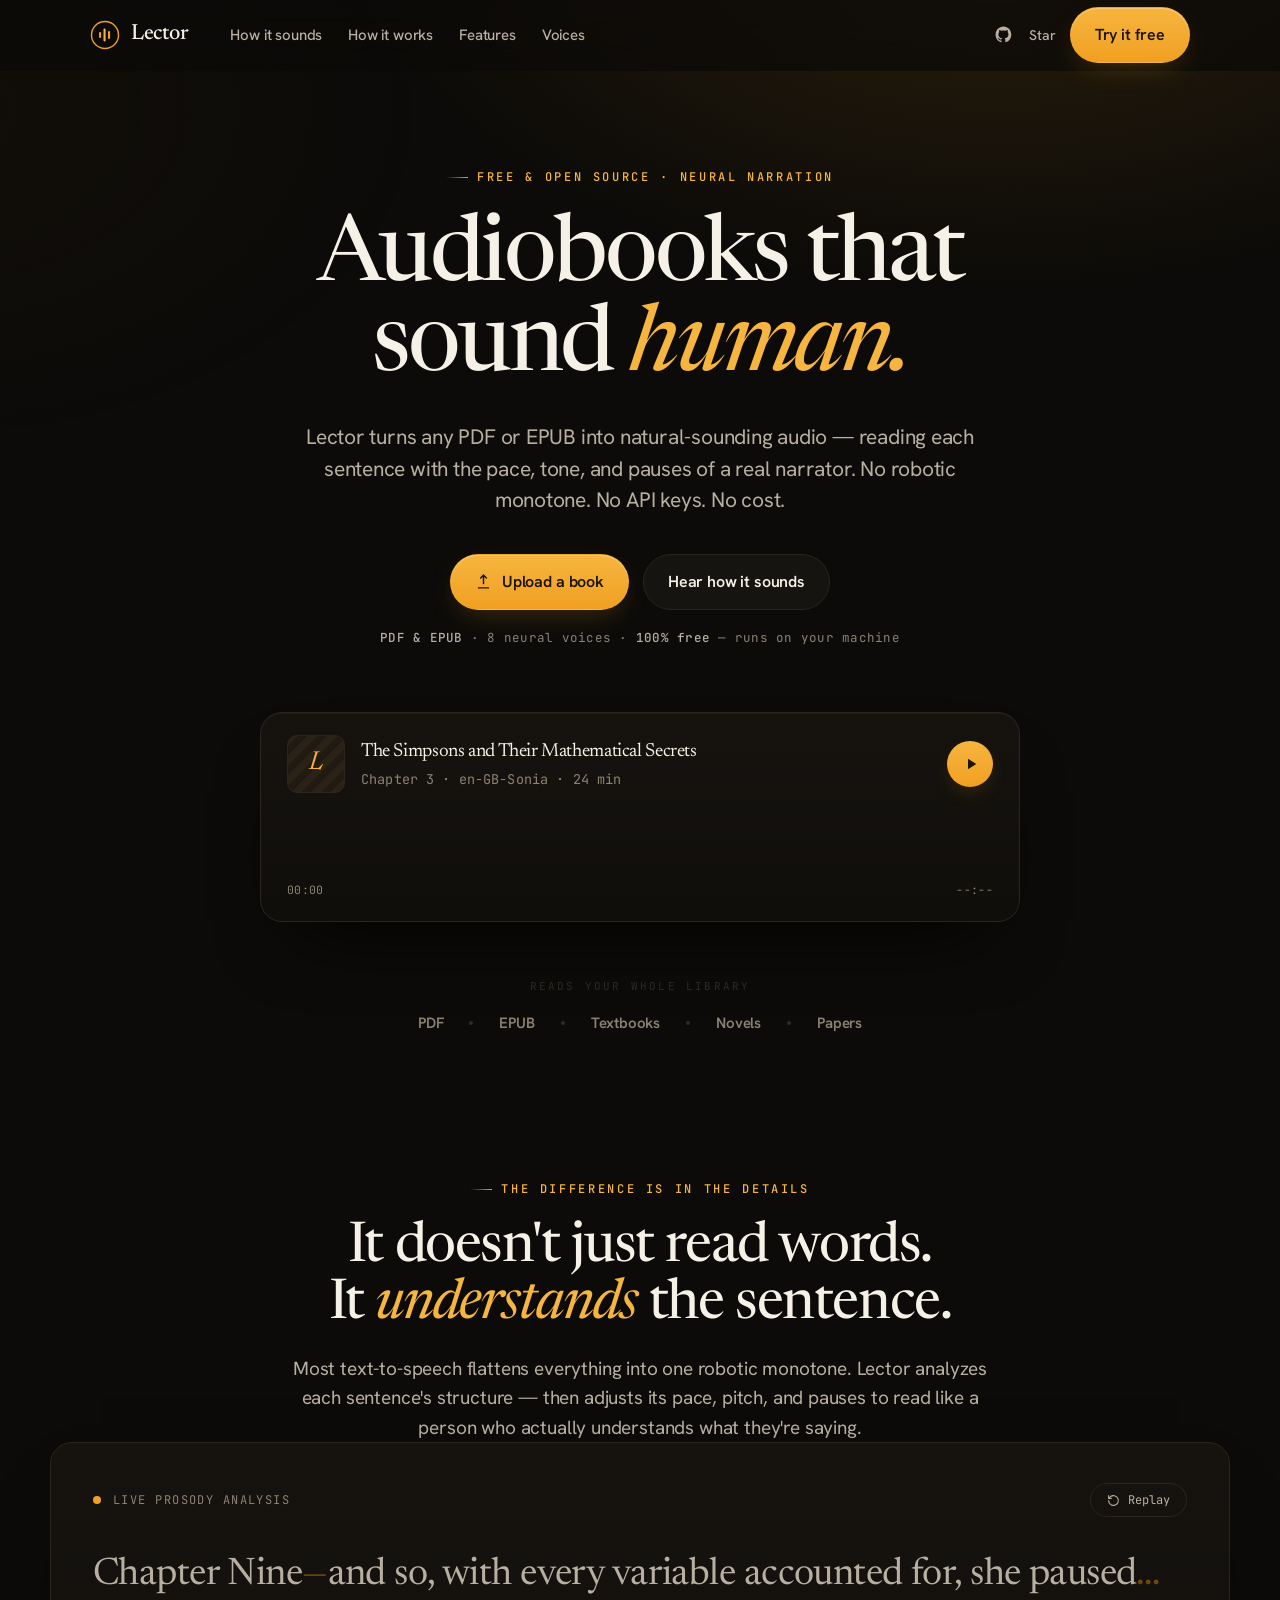
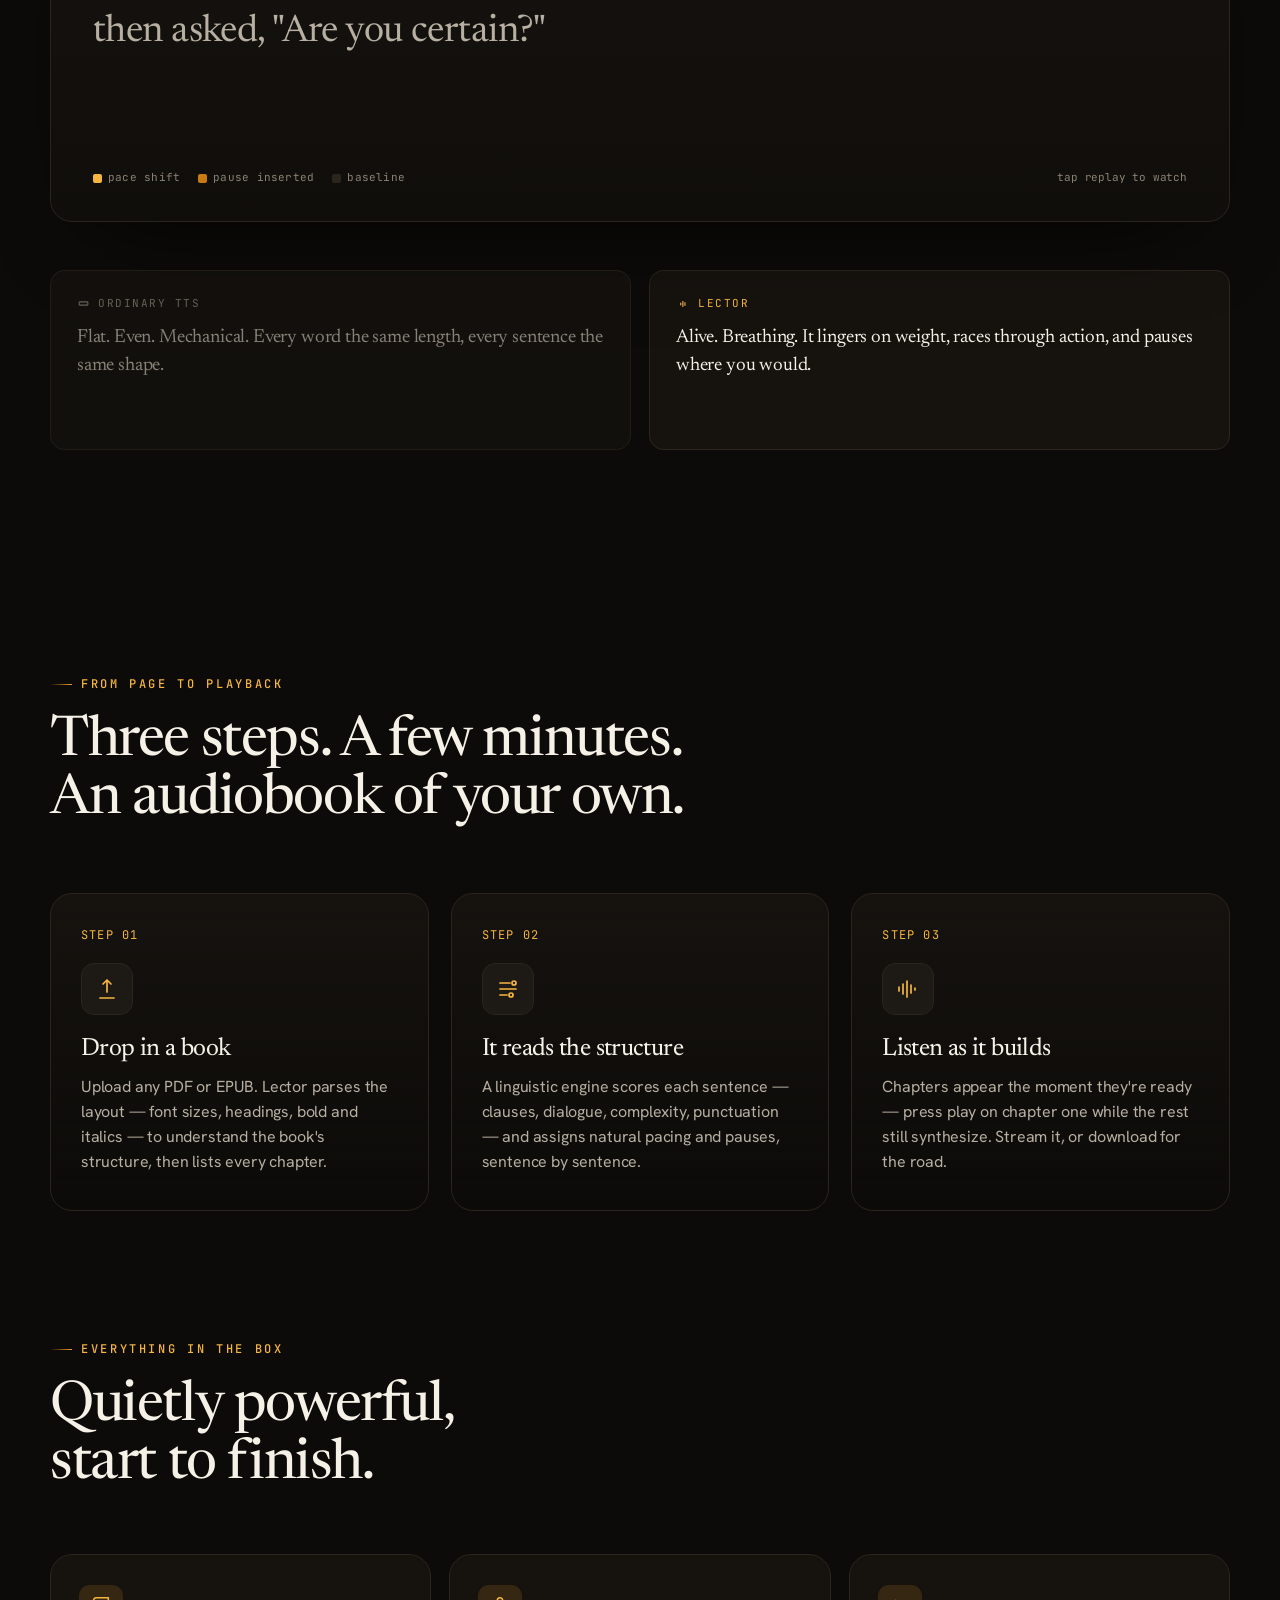
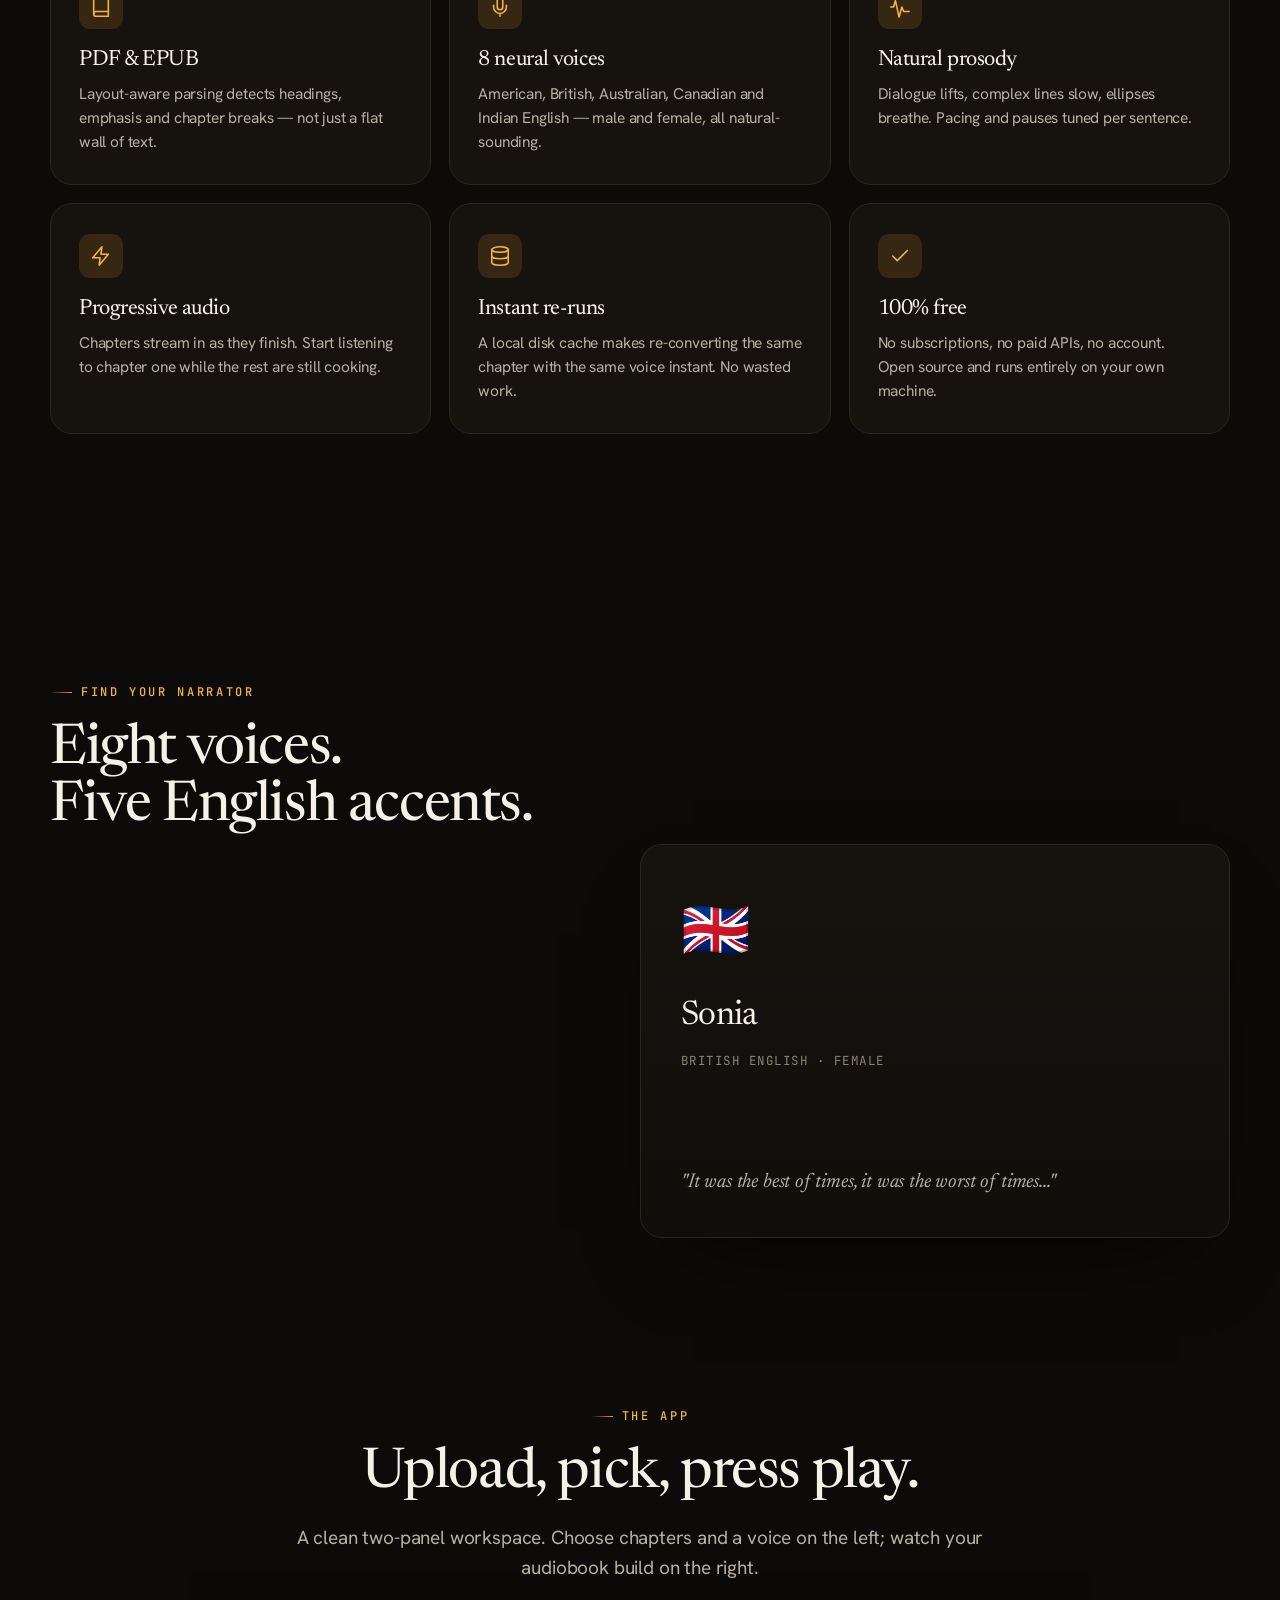
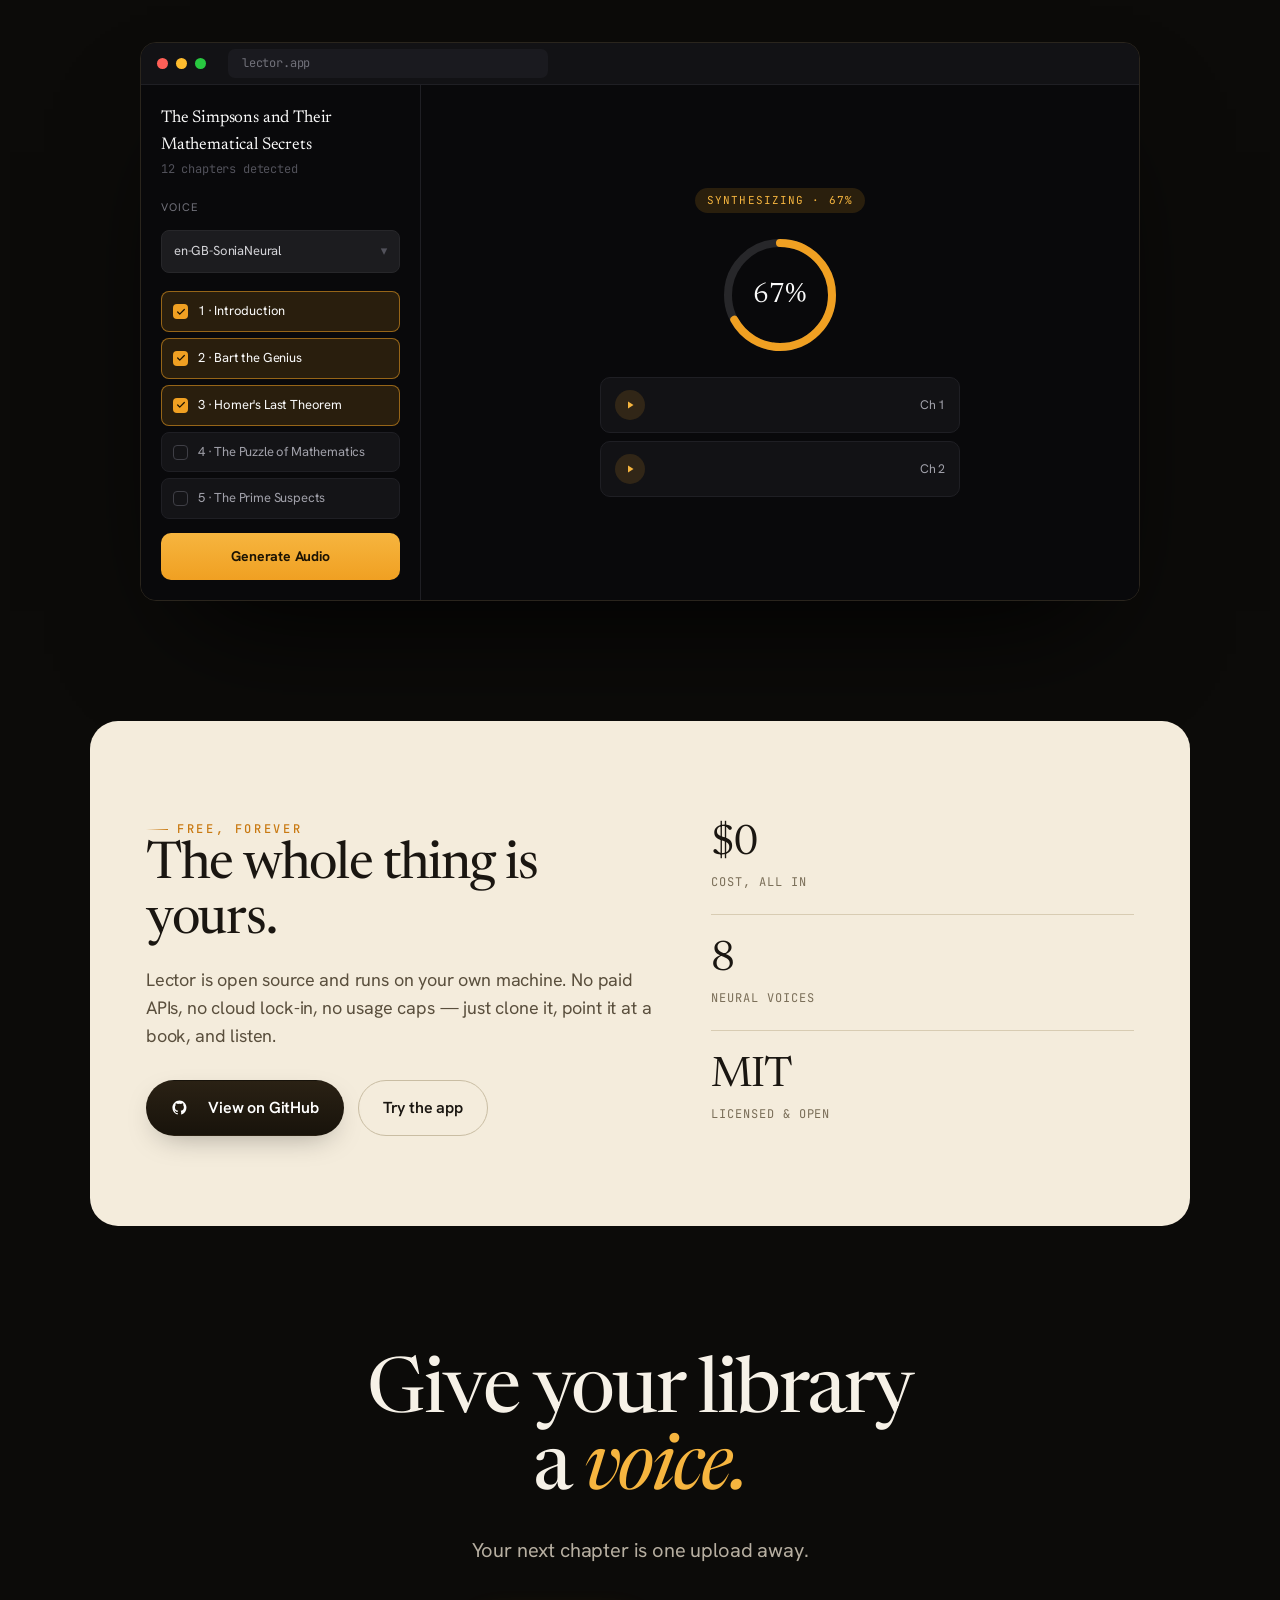
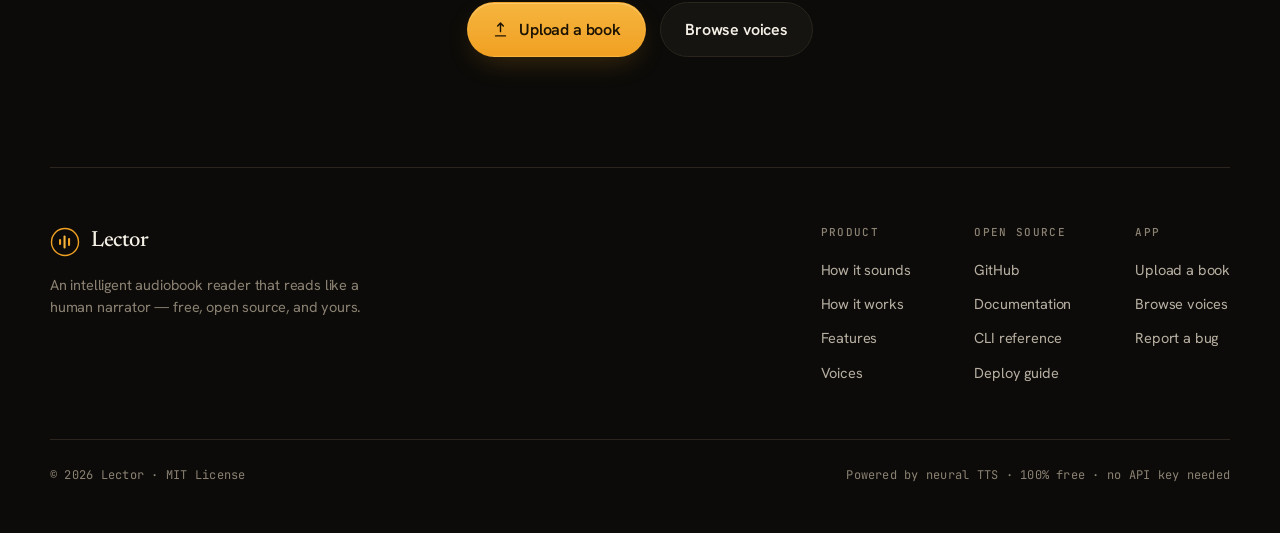
<file: templates/landing.html>
<!DOCTYPE html>
<html lang="en">
<head>
<meta charset="UTF-8" />
<meta name="viewport" content="width=device-width, initial-scale=1.0" />
<title>Lector — Audiobooks that sound human</title>
<meta name="description" content="Lector turns any PDF or EPUB into natural-sounding audio — reading each sentence with the pace, tone, and pauses of a real narrator. Free and open source." />
<link rel="preconnect" href="https://fonts.googleapis.com" />
<link rel="preconnect" href="https://fonts.gstatic.com" crossorigin />
<link href="https://fonts.googleapis.com/css2?family=Newsreader:ital,opsz,wght@0,6..72,300..600;1,6..72,300..600&family=Spectral:ital,wght@0,300;0,400;0,500;1,400&family=Libre+Baskerville:ital@0;1&family=Hanken+Grotesk:wght@400;500;600;700&family=JetBrains+Mono:wght@400;500&display=swap" rel="stylesheet" />
<link rel="stylesheet" href="/static/site.css" />
</head>
<body>

<!-- ═══════════ Header ═══════════ -->
<header class="site-header" id="header">
  <div class="nav-inner">
    <a class="brand" href="/" aria-label="Lector home">
      <span class="brand-mark" aria-hidden="true">
        <svg viewBox="0 0 30 30" fill="none">
          <circle cx="15" cy="15" r="13.5" stroke="var(--accent)" stroke-width="1.4"/>
          <rect x="9"  y="12" width="2.1" height="6"  rx="1" fill="var(--accent)"/>
          <rect x="13.5" y="8.5" width="2.1" height="13" rx="1" fill="var(--accent-2)"/>
          <rect x="18" y="11" width="2.1" height="8"  rx="1" fill="var(--accent)"/>
        </svg>
      </span>
      <span class="brand-name">Lector</span>
    </a>
    <nav class="nav-links">
      <a href="#prosody">How it sounds</a>
      <a href="#how">How it works</a>
      <a href="#features">Features</a>
      <a href="#voices">Voices</a>
    </nav>
    <div class="nav-right">
      <a class="nav-gh" href="https://github.com/SouhailBourhim/Lector" target="_blank" rel="noopener" aria-label="GitHub">
        <svg viewBox="0 0 24 24" fill="currentColor"><path d="M12 2C6.5 2 2 6.6 2 12.2c0 4.5 2.9 8.3 6.8 9.6.5.1.7-.2.7-.5v-1.7c-2.8.6-3.4-1.4-3.4-1.4-.5-1.2-1.1-1.5-1.1-1.5-.9-.6.1-.6.1-.6 1 .1 1.5 1 1.5 1 .9 1.6 2.4 1.1 3 .9.1-.7.4-1.1.6-1.4-2.2-.3-4.6-1.1-4.6-5 0-1.1.4-2 1-2.7-.1-.3-.4-1.3.1-2.7 0 0 .8-.3 2.7 1a9.3 9.3 0 0 1 5 0c1.9-1.3 2.7-1 2.7-1 .5 1.4.2 2.4.1 2.7.6.7 1 1.6 1 2.7 0 3.9-2.4 4.7-4.6 5 .4.3.7.9.7 1.9v2.8c0 .3.2.6.7.5 3.9-1.3 6.8-5.1 6.8-9.6C22 6.6 17.5 2 12 2Z"/></svg>
        <span class="gh-star-count"></span><span>Star</span>
      </a>
      <a class="btn btn-primary" href="/app">Try it free</a>
    </div>
  </div>
</header>

<main id="top">

  <!-- ═══════════ Hero ═══════════ -->
  <section class="hero wrap" id="try">
    <div class="eyebrow reveal">Free &amp; open source · Neural narration</div>
    <h1 class="reveal">Audiobooks that<br/>sound <span class="ital">human.</span></h1>
    <p class="hero-sub reveal">Lector turns any PDF or EPUB into natural-sounding audio — reading each sentence with the pace, tone, and pauses of a real narrator. No robotic monotone. No API keys. No cost.</p>
    <div class="hero-cta reveal">
      <a class="btn btn-primary" href="/app">
        <svg viewBox="0 0 24 24" fill="none" stroke="currentColor" stroke-width="2" stroke-linecap="round" stroke-linejoin="round"><path d="M12 3v12m0-12 4 4m-4-4-4 4M5 21h14"/></svg>
        Upload a book
      </a>
      <a class="btn btn-ghost" href="#prosody">Hear how it sounds</a>
    </div>
    <p class="hero-note reveal"><b>PDF &amp; EPUB</b> · 8 neural voices · <b>100% free</b> — runs on your machine</p>

    <!-- hero player demo -->
    <div class="player reveal" id="hero-player">
      <div class="player-top">
        <div class="player-cover">L</div>
        <div class="player-meta">
          <div class="player-title">The Simpsons and Their Mathematical Secrets</div>
          <div class="player-byline">Chapter 3 · en-GB-Sonia · 24 min</div>
        </div>
        <button class="player-play" id="hero-play" aria-label="Play sample">
          <svg class="ico-play" viewBox="0 0 24 24" fill="currentColor"><path d="M8 5v14l11-7z"/></svg>
          <svg class="ico-pause" viewBox="0 0 24 24" fill="currentColor"><path d="M6 5h4v14H6zM14 5h4v14h-4z"/></svg>
        </button>
      </div>
      <div class="wavebar" id="hero-wave"></div>
      <div class="player-scrub"><span id="hero-time">00:00</span><span id="hero-duration">--:--</span></div>
      <audio id="hero-audio" preload="none" src="/demo/hero"></audio>
    </div>

    <div class="hero-logos reveal">
      <span class="lbl">Reads your whole library</span>
      <div class="fmt-row">
        <span>PDF</span><span class="dot"></span>
        <span>EPUB</span><span class="dot"></span>
        <span>Textbooks</span><span class="dot"></span>
        <span>Novels</span><span class="dot"></span>
        <span>Papers</span>
      </div>
    </div>
  </section>

  <!-- ═══════════ Prosody dissection (signature) ═══════════ -->
  <section class="prosody wrap" id="prosody">
    <div class="section-head center reveal">
      <div class="eyebrow" style="justify-content:center">The difference is in the details</div>
      <h2>It doesn't just read words.<br/>It <span class="ital amber">understands</span> the sentence.</h2>
      <p>Most text-to-speech flattens everything into one robotic monotone. Lector analyzes each sentence's structure — then adjusts its pace, pitch, and pauses to read like a person who actually understands what they're saying.</p>
    </div>

    <div class="prosody-grid">
      <div class="dissect reveal" id="dissect">
        <div class="dissect-head">
          <span class="lhs"><span class="live-dot"></span> Live prosody analysis</span>
          <button class="replay" id="dissect-replay">
            <svg viewBox="0 0 24 24" fill="none" stroke="currentColor" stroke-width="2" stroke-linecap="round" stroke-linejoin="round" style="width:13px;height:13px"><path d="M3 12a9 9 0 1 0 3-6.7L3 8"/><path d="M3 3v5h5"/></svg>
            Replay
          </button>
        </div>

        <p class="sentence" id="sentence">
          <span class="tok" data-dur="900" data-tag="title · −20% slower">Chapter Nine</span><span class="pause-mark" data-pause="900"> — </span><span class="tok" data-dur="1500" data-tag="complex clause · −15%">and so, with every variable accounted for,</span> <span class="tok" data-dur="700">she paused</span><span class="pause-mark" data-pause="1000">… </span><span class="tok" data-dur="800" data-tag="speech verb">then asked,</span> <span class="tok" data-dur="900" data-tag="dialogue · question · +pause">"Are you certain?"</span>
        </p>

        <div class="dissect-wave" id="dissect-wave"></div>

        <div class="dissect-foot">
          <div class="dissect-legend">
            <span><i style="background:var(--accent-2)"></i>pace shift</span>
            <span><i style="background:var(--accent-deep)"></i>pause inserted</span>
            <span><i style="background:var(--line)"></i>baseline</span>
          </div>
          <span class="lhs" style="font-family:var(--mono);font-size:11px;color:var(--muted)" id="dissect-readout">tap replay to watch</span>
        </div>
      </div>

      <div class="compare reveal">
        <div class="cmp bad">
          <div class="cmp-h">
            <svg viewBox="0 0 24 24" width="13" height="13" fill="none" stroke="currentColor" stroke-width="2"><rect x="4" y="9" width="16" height="6" rx="1"/></svg>
            Ordinary TTS
          </div>
          <p>Flat. Even. Mechanical. Every word the same length, every sentence the same shape.</p>
          <div class="flatwave" id="flatwave"></div>
        </div>
        <div class="cmp good">
          <div class="cmp-h">
            <span class="brand-mark" style="width:14px;height:14px"><svg viewBox="0 0 30 30" fill="none" style="width:14px;height:14px"><rect x="9"  y="12" width="2.4" height="6"  rx="1" fill="currentColor"/><rect x="13.5" y="8.5" width="2.4" height="13" rx="1" fill="currentColor"/><rect x="18" y="11" width="2.4" height="8"  rx="1" fill="currentColor"/></svg></span>
            Lector
          </div>
          <p>Alive. Breathing. It lingers on weight, races through action, and pauses where you would.</p>
          <div class="humanwave" id="humanwave"></div>
        </div>
      </div>
    </div>
  </section>

  <!-- ═══════════ How it works ═══════════ -->
  <section class="section wrap" id="how">
    <div class="section-head reveal">
      <div class="eyebrow">From page to playback</div>
      <h2>Three steps. A few minutes.<br/>An audiobook of your own.</h2>
    </div>
    <div class="steps">
      <div class="step reveal">
        <div class="step-num">STEP 01</div>
        <div class="step-ico">
          <svg viewBox="0 0 24 24" fill="none" stroke="currentColor" stroke-width="1.7" stroke-linecap="round" stroke-linejoin="round"><path d="M12 3v12m0-12 4 4m-4-4-4 4M5 21h14"/></svg>
        </div>
        <h3>Drop in a book</h3>
        <p>Upload any PDF or EPUB. Lector parses the layout — font sizes, headings, bold and italics — to understand the book's structure, then lists every chapter.</p>
        <div class="step-line"></div>
      </div>
      <div class="step reveal">
        <div class="step-num">STEP 02</div>
        <div class="step-ico">
          <svg viewBox="0 0 24 24" fill="none" stroke="currentColor" stroke-width="1.7" stroke-linecap="round" stroke-linejoin="round"><path d="M4 6h10M4 12h16M4 18h7"/><circle cx="18" cy="6" r="2"/><circle cx="15" cy="18" r="2"/></svg>
        </div>
        <h3>It reads the structure</h3>
        <p>A linguistic engine scores each sentence — clauses, dialogue, complexity, punctuation — and assigns natural pacing and pauses, sentence by sentence.</p>
        <div class="step-line"></div>
      </div>
      <div class="step reveal">
        <div class="step-num">STEP 03</div>
        <div class="step-ico">
          <svg viewBox="0 0 24 24" fill="none" stroke="currentColor" stroke-width="1.7" stroke-linecap="round" stroke-linejoin="round"><path d="M3 10v4M7 7v10M11 4v16M15 8v8M19 11v2"/></svg>
        </div>
        <h3>Listen as it builds</h3>
        <p>Chapters appear the moment they're ready — press play on chapter one while the rest still synthesize. Stream it, or download for the road.</p>
        <div class="step-line"></div>
      </div>
    </div>
  </section>

  <!-- ═══════════ Features ═══════════ -->
  <section class="section wrap" id="features" style="padding-top:0">
    <div class="section-head reveal">
      <div class="eyebrow">Everything in the box</div>
      <h2>Quietly powerful,<br/>start to finish.</h2>
    </div>
    <div class="feat-grid">
      <div class="feat reveal">
        <div class="feat-ico"><svg viewBox="0 0 24 24" fill="none" stroke="currentColor" stroke-width="1.7" stroke-linecap="round" stroke-linejoin="round"><path d="M4 19.5A2.5 2.5 0 0 1 6.5 17H20"/><path d="M6.5 2H20v20H6.5A2.5 2.5 0 0 1 4 19.5v-15A2.5 2.5 0 0 1 6.5 2Z"/></svg></div>
        <h3>PDF &amp; EPUB</h3>
        <p>Layout-aware parsing detects headings, emphasis and chapter breaks — not just a flat wall of text.</p>
      </div>
      <div class="feat reveal">
        <div class="feat-ico"><svg viewBox="0 0 24 24" fill="none" stroke="currentColor" stroke-width="1.7" stroke-linecap="round" stroke-linejoin="round"><path d="M12 2a3 3 0 0 0-3 3v7a3 3 0 0 0 6 0V5a3 3 0 0 0-3-3Z"/><path d="M19 10v2a7 7 0 0 1-14 0v-2M12 19v3"/></svg></div>
        <h3>8 neural voices</h3>
        <p>American, British, Australian, Canadian and Indian English — male and female, all natural-sounding.</p>
      </div>
      <div class="feat reveal">
        <div class="feat-ico"><svg viewBox="0 0 24 24" fill="none" stroke="currentColor" stroke-width="1.7" stroke-linecap="round" stroke-linejoin="round"><path d="M2 12h3l2-7 4 18 3-11 2 5h6"/></svg></div>
        <h3>Natural prosody</h3>
        <p>Dialogue lifts, complex lines slow, ellipses breathe. Pacing and pauses tuned per sentence.</p>
      </div>
      <div class="feat reveal">
        <div class="feat-ico"><svg viewBox="0 0 24 24" fill="none" stroke="currentColor" stroke-width="1.7" stroke-linecap="round" stroke-linejoin="round"><path d="M13 2 3 14h8l-1 8 10-12h-8l1-8Z"/></svg></div>
        <h3>Progressive audio</h3>
        <p>Chapters stream in as they finish. Start listening to chapter one while the rest are still cooking.</p>
      </div>
      <div class="feat reveal">
        <div class="feat-ico"><svg viewBox="0 0 24 24" fill="none" stroke="currentColor" stroke-width="1.7" stroke-linecap="round" stroke-linejoin="round"><ellipse cx="12" cy="5" rx="9" ry="3"/><path d="M3 5v14c0 1.7 4 3 9 3s9-1.3 9-3V5"/><path d="M3 12c0 1.7 4 3 9 3s9-1.3 9-3"/></svg></div>
        <h3>Instant re-runs</h3>
        <p>A local disk cache makes re-converting the same chapter with the same voice instant. No wasted work.</p>
      </div>
      <div class="feat reveal">
        <div class="feat-ico"><svg viewBox="0 0 24 24" fill="none" stroke="currentColor" stroke-width="1.7" stroke-linecap="round" stroke-linejoin="round"><path d="M20 6 9 17l-5-5"/></svg></div>
        <h3>100% free</h3>
        <p>No subscriptions, no paid APIs, no account. Open source and runs entirely on your own machine.</p>
      </div>
    </div>
  </section>

  <!-- ═══════════ Voices ═══════════ -->
  <section class="section wrap" id="voices">
    <div class="section-head reveal" style="margin-bottom:8px">
      <div class="eyebrow">Find your narrator</div>
      <h2>Eight voices.<br/>Five English accents.</h2>
    </div>
    <div class="voices-inner">
      <div class="voice-list" id="voice-list" style="opacity:0;transition:opacity .5s ease">
        <!-- filled by JS -->
      </div>
      <div class="voice-stage reveal" id="voice-stage">
        <div>
          <div class="voice-stage-flag" id="vs-flag">🇬🇧</div>
          <div class="voice-stage-name" id="vs-name">Sonia</div>
          <div class="voice-stage-meta" id="vs-meta">British English · Female</div>
        </div>
        <div class="voice-stage-wave" id="vs-wave"></div>
        <p class="voice-quote" id="vs-quote">"It was the best of times, it was the worst of times…"</p>
      </div>
    </div>
  </section>

  <!-- ═══════════ Showcase ═══════════ -->
  <section class="showcase wrap">
    <div class="section-head center reveal">
      <div class="eyebrow" style="justify-content:center">The app</div>
      <h2>Upload, pick, press play.</h2>
      <p>A clean two-panel workspace. Choose chapters and a voice on the left; watch your audiobook build on the right.</p>
    </div>
    <div class="window reveal">
      <div class="win-bar">
        <span class="win-dot" style="background:#ff5f57"></span>
        <span class="win-dot" style="background:#febc2e"></span>
        <span class="win-dot" style="background:#28c840"></span>
        <span class="win-url">lector.app</span>
      </div>
      <div class="win-body">
        <aside class="mock-aside">
          <div>
            <div class="mock-book">The Simpsons and Their Mathematical Secrets</div>
            <div class="mock-chapcount">12 chapters detected</div>
          </div>
          <div class="mock-field-lbl">Voice</div>
          <div class="mock-select">en-GB-SoniaNeural <span style="color:#52525b">▾</span></div>
          <div class="mock-chaps">
            <div class="mock-chap on"><span class="mock-check"><svg viewBox="0 0 24 24" fill="none" stroke="currentColor" stroke-width="3" stroke-linecap="round" stroke-linejoin="round"><path d="M20 6 9 17l-5-5"/></svg></span> 1 · Introduction</div>
            <div class="mock-chap on"><span class="mock-check"><svg viewBox="0 0 24 24" fill="none" stroke="currentColor" stroke-width="3" stroke-linecap="round" stroke-linejoin="round"><path d="M20 6 9 17l-5-5"/></svg></span> 2 · Bart the Genius</div>
            <div class="mock-chap on"><span class="mock-check"><svg viewBox="0 0 24 24" fill="none" stroke="currentColor" stroke-width="3" stroke-linecap="round" stroke-linejoin="round"><path d="M20 6 9 17l-5-5"/></svg></span> 3 · Homer's Last Theorem</div>
            <div class="mock-chap"><span class="mock-check"></span> 4 · The Puzzle of Mathematics</div>
            <div class="mock-chap"><span class="mock-check"></span> 5 · The Prime Suspects</div>
          </div>
          <div class="mock-gen">Generate Audio</div>
        </aside>
        <div class="mock-main">
          <div class="mock-status">synthesizing · 67%</div>
          <div class="mock-ring">
            <svg viewBox="0 0 120 120" width="120" height="120">
              <circle cx="60" cy="60" r="52" fill="none" stroke="#27272a" stroke-width="8"/>
              <circle cx="60" cy="60" r="52" fill="none" stroke="var(--accent)" stroke-width="8" stroke-linecap="round" stroke-dasharray="326.7" stroke-dashoffset="107.8"/>
            </svg>
            <div class="mock-ring-pct">67%</div>
          </div>
          <div class="mock-cardrow">
            <div class="mock-acard">
              <span class="ac-play"><svg viewBox="0 0 24 24" fill="currentColor"><path d="M8 5v14l11-7z"/></svg></span>
              <span class="ac-wave" id="ac-wave-1"></span>
              <span class="ac-title">Ch 1</span>
            </div>
            <div class="mock-acard">
              <span class="ac-play"><svg viewBox="0 0 24 24" fill="currentColor"><path d="M8 5v14l11-7z"/></svg></span>
              <span class="ac-wave" id="ac-wave-2"></span>
              <span class="ac-title">Ch 2</span>
            </div>
          </div>
        </div>
      </div>
    </div>
  </section>

  <!-- ═══════════ OSS / Free ═══════════ -->
  <div class="oss-wrap reveal">
    <section class="oss">
      <div class="oss-inner">
        <div>
          <div class="eyebrow">Free, forever</div>
          <h2>The whole thing is yours.</h2>
          <p>Lector is open source and runs on your own machine. No paid APIs, no cloud lock-in, no usage caps — just clone it, point it at a book, and listen.</p>
          <div class="oss-cta">
            <a class="btn btn-primary" href="https://github.com/SouhailBourhim/Lector" target="_blank" rel="noopener">
              <svg viewBox="0 0 24 24" fill="currentColor"><path d="M12 2C6.5 2 2 6.6 2 12.2c0 4.5 2.9 8.3 6.8 9.6.5.1.7-.2.7-.5v-1.7c-2.8.6-3.4-1.4-3.4-1.4-.5-1.2-1.1-1.5-1.1-1.5-.9-.6.1-.6.1-.6 1 .1 1.5 1 1.5 1 .9 1.6 2.4 1.1 3 .9.1-.7.4-1.1.6-1.4-2.2-.3-4.6-1.1-4.6-5 0-1.1.4-2 1-2.7-.1-.3-.4-1.3.1-2.7 0 0 .8-.3 2.7 1a9.3 9.3 0 0 1 5 0c1.9-1.3 2.7-1 2.7-1 .5 1.4.2 2.4.1 2.7.6.7 1 1.6 1 2.7 0 3.9-2.4 4.7-4.6 5 .4.3.7.9.7 1.9v2.8c0 .3.2.6.7.5 3.9-1.3 6.8-5.1 6.8-9.6C22 6.6 17.5 2 12 2Z"/></svg>
              <span class="gh-star-count"></span>View on GitHub
            </a>
            <a class="btn btn-ghost" href="/app">Try the app</a>
          </div>
        </div>
        <div class="oss-stats">
          <div class="oss-stat"><div class="n">$0</div><div class="l">Cost, all in</div></div>
          <div class="oss-stat"><div class="n">8</div><div class="l">Neural voices</div></div>
          <div class="oss-stat"><div class="n">MIT</div><div class="l">Licensed &amp; open</div></div>
        </div>
      </div>
    </section>
  </div>

  <!-- ═══════════ Finale ═══════════ -->
  <section class="finale wrap">
    <h2 class="reveal">Give your library<br/>a <span class="ital">voice.</span></h2>
    <p class="reveal">Your next chapter is one upload away.</p>
    <div class="hero-cta reveal">
      <a class="btn btn-primary" href="/app">
        <svg viewBox="0 0 24 24" fill="none" stroke="currentColor" stroke-width="2" stroke-linecap="round" stroke-linejoin="round"><path d="M12 3v12m0-12 4 4m-4-4-4 4M5 21h14"/></svg>
        Upload a book
      </a>
      <a class="btn btn-ghost" href="#voices">Browse voices</a>
    </div>
  </section>

</main>

<!-- ═══════════ Footer ═══════════ -->
<footer class="site-footer wrap">
  <div class="footer-inner">
    <div class="foot-brand">
      <a class="brand" href="/">
        <span class="brand-mark" aria-hidden="true">
          <svg viewBox="0 0 30 30" fill="none">
            <circle cx="15" cy="15" r="13.5" stroke="var(--accent)" stroke-width="1.4"/>
            <rect x="9"  y="12" width="2.1" height="6"  rx="1" fill="var(--accent)"/>
            <rect x="13.5" y="8.5" width="2.1" height="13" rx="1" fill="var(--accent-2)"/>
            <rect x="18" y="11" width="2.1" height="8"  rx="1" fill="var(--accent)"/>
          </svg>
        </span>
        <span class="brand-name">Lector</span>
      </a>
      <p>An intelligent audiobook reader that reads like a human narrator — free, open source, and yours.</p>
    </div>
    <div class="foot-cols">
      <div class="foot-col">
        <h4>Product</h4>
        <a href="#prosody">How it sounds</a>
        <a href="#how">How it works</a>
        <a href="#features">Features</a>
        <a href="#voices">Voices</a>
      </div>
      <div class="foot-col">
        <h4>Open source</h4>
        <a href="https://github.com/SouhailBourhim/Lector" target="_blank" rel="noopener">GitHub</a>
        <a href="https://github.com/SouhailBourhim/Lector#readme" target="_blank" rel="noopener">Documentation</a>
        <a href="https://github.com/SouhailBourhim/Lector#readme" target="_blank" rel="noopener">CLI reference</a>
        <a href="https://github.com/SouhailBourhim/Lector#readme" target="_blank" rel="noopener">Deploy guide</a>
      </div>
      <div class="foot-col">
        <h4>App</h4>
        <a href="/app">Upload a book</a>
        <a href="/app">Browse voices</a>
        <a href="https://github.com/SouhailBourhim/Lector/issues" target="_blank" rel="noopener">Report a bug</a>
      </div>
    </div>
  </div>
  <div class="foot-bottom">
    <span>© 2026 Lector · MIT License</span>
    <span>Powered by neural TTS · 100% free · no API key needed</span>
  </div>
</footer>

<script>
/* ═══════════════════════════════════════════════════════════
   LECTOR — marketing site interactions
   ═══════════════════════════════════════════════════════════ */
(function () {
  "use strict";
  window.__lectorLoaded = true;

  const $  = (s, r = document) => r.querySelector(s);
  const $$ = (s, r = document) => [...r.querySelectorAll(s)];
  const rand = (a, b) => a + Math.random() * (b - a);

  /* ── Header scroll state ───────────────────────── */
  const header = $("#header");
  const onScroll = () => header.classList.toggle("scrolled", window.scrollY > 12);
  window.addEventListener("scroll", onScroll, { passive: true });
  onScroll();

  /* ── Reveal on scroll ──────────────────────────── */
  const revealEls = $$(".reveal");
  let groupRef = null, groupBase = 0;
  revealEls.forEach((el) => {
    const p = el.parentElement;
    if (p !== groupRef) { groupRef = p; groupBase = 0; }
    el.style.transitionDelay = (Math.min(groupBase, 5) * 55) + "ms";
    groupBase++;
  });
  function markIn(el) {
    el.classList.add("in");
    setTimeout(() => {
      el.style.transition = "none";
      el.style.opacity = "1";
      el.style.transform = "none";
    }, 900);
  }
  function revealCheck() {
    const vh = window.innerHeight || document.documentElement.clientHeight;
    for (const el of revealEls) {
      if (el.classList.contains("in")) continue;
      const r = el.getBoundingClientRect();
      if (r.top < vh * 0.92 && r.bottom > 0) markIn(el);
    }
  }
  window.addEventListener("scroll", revealCheck, { passive: true });
  window.addEventListener("resize", revealCheck);
  revealCheck();
  requestAnimationFrame(revealCheck);
  setTimeout(revealCheck, 200);

  /* ── Build bar groups ──────────────────────────── */
  function fillBars(el, n, cls) {
    if (!el) return [];
    const frag = document.createDocumentFragment();
    const bars = [];
    const tag = cls === "bar" ? "div" : "i";
    for (let i = 0; i < n; i++) {
      const b = document.createElement(tag);
      if (cls === "bar") b.className = "bar";
      frag.appendChild(b);
      bars.push(b);
    }
    el.appendChild(frag);
    return bars;
  }

  /* ── Hero player waveform ──────────────────────── */
  const heroWave = $("#hero-wave");
  const HERO_N = 76;
  const heroBars = fillBars(heroWave, HERO_N, "bar");
  const heroEnv = heroBars.map((b, i) => {
    const t = i / HERO_N;
    const env = Math.sin(t * Math.PI) * 0.7 + 0.3;
    const h = Math.max(8, (env * rand(0.4, 1)) * 100);
    b.style.height = h + "%";
    return h;
  });

  const heroPlayBtn  = $("#hero-play");
  const heroTime     = $("#hero-time");
  const heroDurEl    = $("#hero-duration");
  const heroAudio    = $("#hero-audio");
  const heroPlayerEl = $("#hero-player");

  function fmt(s) {
    if (!isFinite(s)) return "--:--";
    const m = Math.floor(s / 60), sec = Math.floor(s % 60);
    return String(m).padStart(2, "0") + ":" + String(sec).padStart(2, "0");
  }
  function paintHero(prog) {
    const cut = Math.floor((prog || 0) * HERO_N);
    heroBars.forEach((b, i) => {
      b.classList.toggle("on", i < cut);
      if (Math.abs(i - cut) < 3 && heroAudio && !heroAudio.paused) {
        b.style.height = Math.max(8, heroEnv[i] * rand(0.7, 1.25)) + "%";
      } else {
        b.style.height = heroEnv[i] + "%";
      }
    });
  }

  if (heroAudio) {
    heroAudio.addEventListener("loadedmetadata", () => {
      if (heroDurEl) heroDurEl.textContent = fmt(heroAudio.duration);
    });
    heroAudio.addEventListener("timeupdate", () => {
      const prog = heroAudio.duration ? heroAudio.currentTime / heroAudio.duration : 0;
      heroTime.textContent = fmt(heroAudio.currentTime);
      paintHero(prog);
    });
    heroAudio.addEventListener("ended", () => {
      if (heroPlayBtn) heroPlayBtn.classList.remove("playing");
      paintHero(0);
      heroTime.textContent = "00:00";
    });
    heroAudio.addEventListener("waiting",  () => heroPlayerEl && heroPlayerEl.classList.add("audio-loading"));
    heroAudio.addEventListener("playing",  () => heroPlayerEl && heroPlayerEl.classList.remove("audio-loading"));
    heroAudio.addEventListener("canplay",  () => heroPlayerEl && heroPlayerEl.classList.remove("audio-loading"));
  }

  if (heroPlayBtn) {
    heroPlayBtn.addEventListener("click", () => {
      if (!heroAudio) return;
      if (heroAudio.paused) {
        heroAudio.play().then(() => {
          heroPlayBtn.classList.add("playing");
        }).catch(() => {
          heroPlayBtn.classList.remove("playing");
        });
      } else {
        heroAudio.pause();
        heroPlayBtn.classList.remove("playing");
      }
    });
  }

  if (heroWave && heroAudio) {
    heroWave.addEventListener("click", (e) => {
      if (!heroAudio.duration) return;
      const r = heroWave.getBoundingClientRect();
      heroAudio.currentTime = ((e.clientX - r.left) / r.width) * heroAudio.duration;
    });
    heroWave.style.cursor = "pointer";
  }

  paintHero(0);

  /* ── Compare mini-waves ────────────────────────── */
  const flatBars = fillBars($("#flatwave"), 34, "i");
  flatBars.forEach((b) => (b.style.height = "30%"));
  const humanBars = fillBars($("#humanwave"), 34, "i");
  humanBars.forEach((b, i) => {
    const t = i / 34;
    const env = Math.sin(t * Math.PI * 1.4) * 0.6 + 0.4;
    b.style.height = Math.max(14, env * rand(0.5, 1) * 100) + "%";
  });
  setInterval(() => {
    humanBars.forEach((b, i) => {
      const t = i / 34;
      const env = Math.sin(t * Math.PI * 1.4 + Date.now() / 600) * 0.45 + 0.5;
      b.style.height = Math.max(14, env * 100) + "%";
    });
  }, 120);

  /* ── Showcase mini waves ───────────────────────── */
  ["#ac-wave-1", "#ac-wave-2"].forEach((sel) => {
    const el = $(sel);
    if (!el) return;
    const bars = fillBars(el, 26, "i");
    bars.forEach((b, i) => {
      const env = Math.sin((i / 26) * Math.PI) * 0.7 + 0.3;
      b.style.height = Math.max(20, env * rand(0.4, 1) * 100) + "%";
    });
  });

  /* ── Prosody dissection animation ──────────────── */
  const sentence = $("#sentence");
  const dWave = $("#dissect-wave");
  const readout = $("#dissect-readout");
  const replay = $("#dissect-replay");
  const D_N = 64;
  const dBars = fillBars(dWave, D_N, "i");
  const nodes = sentence ? [...sentence.children] : [];

  const READOUTS = {
    "title · −20% slower": "↓ rate −20%   ·   adds a 3s beat after the heading",
    "complex clause · −15%": "↓ rate −15%   ·   long clause, dense with sub-phrases",
    "speech verb": "detects a speech cue — leans into the line that follows",
    "dialogue · question · +pause": "± pitch on dialogue   ·   +500ms after the question",
  };

  let animTimer = null;
  function clearAnim() {
    if (animTimer) { clearTimeout(animTimer); animTimer = null; }
    nodes.forEach(n => n.classList.remove("active"));
  }

  function setWave(level, spread) {
    for (let i = 0; i < D_N; i++) {
      const c = D_N / 2;
      const fall = 1 - Math.min(1, Math.abs(i - c) / (spread || 20));
      const h = level <= 0 ? 8 : Math.max(6, (level * fall * rand(0.55, 1)) * 100);
      dBars[i].style.height = h + "%";
      dBars[i].style.background = level <= 0 ? "var(--line)"
        : (level > 0.66 ? "var(--accent-2)" : "var(--accent-deep)");
    }
  }

  function runDissect() {
    clearAnim();
    let idx = 0;
    nodes.forEach(n => n.classList.remove("spoken"));
    if (readout) readout.textContent = "reading…";

    function step() {
      if (idx >= nodes.length) {
        setWave(0);
        if (readout) readout.textContent = "✓ one sentence — five distinct shapes";
        nodes.forEach(n => n.classList.add("spoken"));
        return;
      }
      const node = nodes[idx];
      const isPause = node.classList.contains("pause-mark");

      if (isPause) {
        const dur = +node.dataset.pause || 600;
        node.classList.add("active");
        setWave(0);
        if (readout) readout.textContent = "⏸ pause · " + dur + "ms";
        animTimer = setTimeout(() => {
          node.classList.remove("active");
          idx++; step();
        }, Math.min(dur, 1100) * 0.7 + 180);
      } else {
        const dur = +node.dataset.dur || 700;
        const tag = node.dataset.tag;
        node.classList.add("active");
        node.classList.add("spoken");
        let level = 0.72;
        if (tag && tag.includes("slower")) level = 0.5;
        else if (tag && tag.includes("−15")) level = 0.58;
        else if (tag && tag.includes("dialogue")) level = 0.92;
        if (readout) readout.textContent = tag ? (READOUTS[tag] || tag) : "↳ baseline narration";

        let ticks = 0;
        const maxTicks = Math.round(dur / 70);
        const wv = setInterval(() => {
          setWave(level + Math.sin(ticks) * 0.06, 26);
          ticks++;
          if (ticks > maxTicks) clearInterval(wv);
        }, 70);

        animTimer = setTimeout(() => {
          clearInterval(wv);
          node.classList.remove("active");
          idx++; step();
        }, dur * 0.62 + 220);
      }
    }
    step();
  }

  setWave(0);
  if (replay) replay.addEventListener("click", runDissect);
  let dissectRan = false;
  function dissectCheck() {
    if (dissectRan) return;
    const card = $("#dissect");
    if (!card) return;
    const vh = window.innerHeight || document.documentElement.clientHeight;
    const r = card.getBoundingClientRect();
    if (r.top < vh * 0.7 && r.bottom > 0) { dissectRan = true; setTimeout(runDissect, 450); }
  }
  window.addEventListener("scroll", dissectCheck, { passive: true });
  dissectCheck();
  setTimeout(dissectCheck, 300);

  /* ── Voices picker ─────────────────────────────── */
  const FLAG   = { “en-US”: “🇺🇸”, “en-GB”: “🇬🇧”, “en-AU”: “🇦🇺”, “en-CA”: “🇨🇦”, “en-IN”: “🇮🇳” };
  const ACCENT = { “en-US”: “American English”, “en-GB”: “British English”, “en-AU”: “Australian English”, “en-CA”: “Canadian English”, “en-IN”: “Indian English” };
  const QUOTE  = {
    “en-US-AriaNeural”:    ““Call me Ishmael. Some years ago — never mind how long precisely…””,
    “en-US-GuyNeural”:     ““It was a bright cold day in April, and the clocks were striking thirteen.””,
    “en-GB-SoniaNeural”:   ““It was the best of times, it was the worst of times…””,
    “en-GB-RyanNeural”:    ““It is a truth universally acknowledged, that a single man…””,
    “en-AU-NatashaNeural”: ““The sky above the port was the colour of television, tuned to a dead channel.””,
    “en-AU-WilliamNeural”: ““All happy families are alike; each unhappy family is unhappy in its own way.””,
    “en-CA-ClaraNeural”:   ““In a hole in the ground there lived a hobbit.””,
    “en-IN-NeerjaNeural”:  ““The past is a foreign country; they do things differently there.””,
  };
  const DEFAULT_VOICE = “en-US-AriaNeural”;

  const list = $(“#voice-list”);
  const vsFlag = $(“#vs-flag”), vsName = $(“#vs-name”), vsMeta = $(“#vs-meta”), vsQuote = $(“#vs-quote”);
  const vsWave = $(“#vs-wave”);
  const vsBars = fillBars(vsWave, 48, “i”);
  let vsTimer = null;

  function paintVsWave(active) {
    clearInterval(vsTimer);
    if (active) {
      vsTimer = setInterval(() => {
        vsBars.forEach((b, i) => {
          const env = Math.sin((i / 48) * Math.PI) * 0.7 + 0.3;
          const h = Math.max(10, env * rand(0.4, 1.1) * 100);
          b.style.height = h + “%”;
          b.style.background = “linear-gradient(180deg,var(--accent-2),var(--accent-deep))”;
        });
      }, 110);
    } else {
      vsBars.forEach((b, i) => {
        const env = Math.sin((i / 48) * Math.PI) * 0.6 + 0.25;
        b.style.height = Math.max(10, env * 60) + “%”;
        b.style.background = “var(--line)”;
      });
    }
  }

  // Shared audio element for voice samples
  const voiceAudio = new Audio();
  let playingVoiceBtn = null;

  function stopVoiceAudio() {
    voiceAudio.pause();
    voiceAudio.currentTime = 0;
    if (playingVoiceBtn) {
      playingVoiceBtn.classList.remove(“playing”, “loading”);
      playingVoiceBtn = null;
    }
    paintVsWave(false);
  }

  let voiceData = [];
  let selVoice = 0;

  function selectVoice(i, fromClick) {
    selVoice = i;
    const v = voiceData[i];
    if (!v) return;
    const flag   = FLAG[v.locale]   || “🌐”;
    const accent = ACCENT[v.locale] || v.locale;
    const quote  = QUOTE[v.name]    || “”;
    if (vsFlag)  vsFlag.textContent  = flag;
    if (vsName)  vsName.textContent  = v.display;
    if (vsMeta)  vsMeta.textContent  = accent + “ · “ + v.gender;
    if (vsQuote) vsQuote.textContent = quote;
    $$(“.voice”, list).forEach((el, k) => el.classList.toggle(“sel”, k === i));

    if (fromClick) {
      // Stop any previous voice playback
      stopVoiceAudio();
      const btn = list.children[i];
      if (btn) {
        btn.classList.add(“loading”);
        playingVoiceBtn = btn;
      }
      voiceAudio.src = “/demo/voice/” + v.name;
      voiceAudio.play().then(() => {
        if (btn) { btn.classList.remove(“loading”); btn.classList.add(“playing”); }
        paintVsWave(true);
      }).catch(() => {
        if (btn) btn.classList.remove(“loading”, “playing”);
        paintVsWave(false);
        playingVoiceBtn = null;
      });
    }
  }

  voiceAudio.addEventListener(“ended”, () => {
    if (playingVoiceBtn) {
      playingVoiceBtn.classList.remove(“playing”, “loading”);
      playingVoiceBtn = null;
    }
    paintVsWave(false);
  });
  voiceAudio.addEventListener(“canplay”, () => {
    if (playingVoiceBtn) playingVoiceBtn.classList.remove(“loading”);
  });

  function buildVoiceList(voices) {
    voiceData = voices;
    if (!list) return;
    list.innerHTML = “”;
    // Default to Sonia if available, else first
    const soniaIdx = voices.findIndex(v => v.name === “en-GB-SoniaNeural”);
    selVoice = soniaIdx >= 0 ? soniaIdx : 0;

    voices.forEach((v, i) => {
      const flag   = FLAG[v.locale]   || “🌐”;
      const isDefault = v.name === DEFAULT_VOICE;
      const btn = document.createElement(“button”);
      btn.className = “voice” + (i === selVoice ? “ sel” : “”);
      btn.innerHTML =
        '<span class=”voice-flag”>' + flag + '</span>' +
        '<span class=”voice-info”><span class=”voice-name”>' + v.display + (isDefault ? ' · default' : '') + '</span>' +
        '<span class=”voice-desc”>' + v.name + '</span></span>' +
        '<span class=”voice-play”><svg viewBox=”0 0 24 24” fill=”currentColor”><path d=”M8 5v14l11-7z”/></svg></span>';
      btn.addEventListener(“click”, () => selectVoice(i, true));
      list.appendChild(btn);
    });

    selectVoice(selVoice, false);
    paintVsWave(false);
    // Fade in after content is ready (avoids reveal-on-empty-div timing race)
    requestAnimationFrame(() => { if (list) list.style.opacity = "1"; });
  }

  // Fetch voices from API; fall back to a hardcoded list if request fails
  fetch(“/voices”)
    .then(r => r.json())
    .then(buildVoiceList)
    .catch(() => buildVoiceList([
      { name: “en-US-AriaNeural”,    locale: “en-US”, gender: “Female”, display: “Aria” },
      { name: “en-US-GuyNeural”,     locale: “en-US”, gender: “Male”,   display: “Guy” },
      { name: “en-GB-SoniaNeural”,   locale: “en-GB”, gender: “Female”, display: “Sonia” },
      { name: “en-GB-RyanNeural”,    locale: “en-GB”, gender: “Male”,   display: “Ryan” },
      { name: “en-AU-NatashaNeural”, locale: “en-AU”, gender: “Female”, display: “Natasha” },
      { name: “en-AU-WilliamNeural”, locale: “en-AU”, gender: “Male”,   display: “William” },
      { name: “en-CA-ClaraNeural”,   locale: “en-CA”, gender: “Female”, display: “Clara” },
      { name: “en-IN-NeerjaNeural”,  locale: “en-IN”, gender: “Female”, display: “Neerja” },
    ]));

  /* ── GitHub star count ─────────────────────────── */
  fetch(“https://api.github.com/repos/SouhailBourhim/Lector”)
    .then(r => r.json())
    .then(d => {
      const stars = d.stargazers_count;
      if (stars != null) {
        $$(“.gh-star-count”).forEach(el => { el.textContent = “★ “ + stars + “ “; });
      }
    })
    .catch(() => {}); // silently ignore if rate-limited

})();
</script>

<script>
  /* failsafe — never leave the page blank if scroll reveal is slow */
  (function () {
    function revealAll() {
      document.querySelectorAll('.reveal:not(.in)').forEach(function (e) {
        e.classList.add('in');
        e.style.opacity = '1';
        e.style.transform = 'none';
      });
    }
    setTimeout(function () { if (!window.__lectorLoaded) revealAll(); }, 1600);
    setTimeout(revealAll, 3000);
  })();
</script>
</body>
</html>
</file>
<file: static/site.css>
/* ═══════════════════════════════════════════════════════════
   LECTOR — Marketing Site
   Premium, warm-dark, editorial. Amber brand accent.
   Display: Newsreader (serif) · Body: Hanken Grotesk · Label: JetBrains Mono
   ═══════════════════════════════════════════════════════════ */

:root {
  /* warm near-black palette */
  --bg:        #0c0b09;
  --bg-2:      #100e0b;
  --surface:   #16130f;
  --surface-2: #1d1914;
  --line:      #2a251d;
  --line-2:    #38312651;

  /* warm whites / neutrals */
  --ink:       #f6f1e7;
  --ink-2:     #b7afa1;
  --ink-3:     #7c746650;
  --muted:     #8b8273;

  /* accent (brand amber) — tweakable */
  --accent:      #f0a022;
  --accent-2:    #f6b53f;
  --accent-deep: #c97a13;
  --accent-tint: color-mix(in oklab, var(--accent) 14%, transparent);
  --accent-glow: color-mix(in oklab, var(--accent) 28%, transparent);

  /* cream contrast */
  --cream:     #f4ecdc;
  --cream-ink: #1a1611;

  --display: "Newsreader", Georgia, serif;
  --sans:    "Hanken Grotesk", system-ui, sans-serif;
  --mono:    "JetBrains Mono", ui-monospace, monospace;

  --maxw: 1180px;
  --pad:  40px;
  --r:    14px;
  --r-lg: 22px;
}

* , *::before, *::after { box-sizing: border-box; margin: 0; padding: 0; }

html { scroll-behavior: smooth; -webkit-text-size-adjust: 100%; }

body {
  background: var(--bg);
  color: var(--ink);
  font-family: var(--sans);
  font-size: 17px;
  line-height: 1.6;
  letter-spacing: -0.01em;
  -webkit-font-smoothing: antialiased;
  text-rendering: optimizeLegibility;
  overflow-x: hidden;
}

::selection { background: var(--accent-glow); color: #fff; }

a { color: inherit; text-decoration: none; }
img { display: block; max-width: 100%; }

/* warm grain + glow on the page bg */
body::before {
  content: "";
  position: fixed; inset: 0;
  pointer-events: none; z-index: 0;
  background:
    radial-gradient(1100px 620px at 78% -8%, color-mix(in oklab, var(--accent) 13%, transparent), transparent 60%),
    radial-gradient(900px 600px at -6% 12%, #2a1b0833, transparent 55%);
}

.wrap { max-width: var(--maxw); margin: 0 auto; padding: 0 var(--pad); }

section { position: relative; z-index: 1; }

/* ── Type helpers ────────────────────────────────── */
.eyebrow {
  font-family: var(--mono);
  font-size: 12px;
  letter-spacing: 0.22em;
  text-transform: uppercase;
  color: var(--accent-2);
  font-weight: 500;
  display: inline-flex; align-items: center; gap: 9px;
}
.eyebrow::before {
  content: ""; width: 22px; height: 1px;
  background: linear-gradient(90deg, transparent, var(--accent));
}
.serif { font-family: var(--display); font-weight: 400; letter-spacing: -0.02em; }
.ital  { font-style: italic; }
.amber { color: var(--accent-2); }

h1, h2, h3 { font-family: var(--display); font-weight: 430; letter-spacing: -0.025em; line-height: 1.05; }

/* ── Buttons ─────────────────────────────────────── */
.btn {
  display: inline-flex; align-items: center; gap: 10px;
  font-family: var(--sans); font-weight: 600; font-size: 16px;
  letter-spacing: -0.01em;
  padding: 14px 24px; border-radius: 999px;
  border: 1px solid transparent; cursor: pointer;
  transition: transform .18s ease, background .2s ease, border-color .2s ease, box-shadow .25s ease;
  white-space: nowrap;
}
.btn:active { transform: translateY(1px); }
.btn-primary {
  background: linear-gradient(180deg, var(--accent-2), var(--accent));
  color: #1c1303;
  box-shadow: 0 1px 0 #ffffff40 inset, 0 10px 30px -10px var(--accent-glow);
}
.btn-primary:hover { box-shadow: 0 1px 0 #ffffff55 inset, 0 16px 40px -12px var(--accent-glow); transform: translateY(-1px); }
.btn-ghost {
  background: color-mix(in oklab, var(--ink) 4%, transparent);
  border-color: var(--line);
  color: var(--ink);
}
.btn-ghost:hover { border-color: color-mix(in oklab, var(--accent) 50%, var(--line)); background: color-mix(in oklab, var(--ink) 7%, transparent); }
.btn svg { width: 17px; height: 17px; }

/* ═══ Header ═════════════════════════════════════════ */
.site-header {
  position: sticky; top: 0; z-index: 50;
  background: color-mix(in oklab, var(--bg) 72%, transparent);
  backdrop-filter: blur(14px) saturate(1.2);
  -webkit-backdrop-filter: blur(14px) saturate(1.2);
  border-bottom: 1px solid transparent;
  transition: border-color .3s ease, background .3s ease;
}
.site-header.scrolled { border-bottom-color: var(--line); }
.nav-inner {
  max-width: var(--maxw); margin: 0 auto; padding: 0 var(--pad);
  height: 70px; display: flex; align-items: center; gap: 28px;
}
.brand { display: flex; align-items: center; gap: 11px; }
.brand-mark {
  width: 30px; height: 30px; display: grid; place-items: center;
  position: relative;
}
.brand-mark svg { width: 30px; height: 30px; }
.brand-name { font-family: var(--display); font-size: 22px; font-weight: 500; letter-spacing: -0.02em; }
.nav-links { display: flex; gap: 26px; margin-left: 14px; }
.nav-links a {
  font-size: 15px; color: var(--ink-2); font-weight: 500;
  transition: color .18s ease; position: relative;
}
.nav-links a:hover { color: var(--ink); }
.nav-right { margin-left: auto; display: flex; align-items: center; gap: 14px; }
.nav-gh { display: flex; align-items: center; gap: 8px; color: var(--ink-2); font-size: 14px; font-weight: 500; transition: color .18s; }
.nav-gh:hover { color: var(--ink); }
.nav-gh svg { width: 19px; height: 19px; }

/* ═══ Hero ═══════════════════════════════════════════ */
.hero { padding: 88px 0 40px; text-align: center; }
.hero .eyebrow { margin-bottom: 26px; }
.hero h1 {
  font-size: clamp(44px, 7.2vw, 92px);
  line-height: 0.98;
  letter-spacing: -0.035em;
  max-width: 16ch; margin: 0 auto;
}
.hero h1 .ital { color: var(--accent-2); }
.hero-sub {
  margin: 28px auto 0; max-width: 56ch;
  font-size: clamp(17px, 2vw, 21px); color: var(--ink-2);
  line-height: 1.5; letter-spacing: -0.01em;
}
.hero-cta { margin-top: 38px; display: flex; gap: 14px; justify-content: center; flex-wrap: wrap; }
.hero-note { margin-top: 18px; font-family: var(--mono); font-size: 12.5px; color: var(--muted); letter-spacing: 0.02em; }
.hero-note b { color: var(--ink-2); font-weight: 500; }

/* hero player demo */
.player {
  max-width: 760px; margin: 64px auto 0;
  background: linear-gradient(180deg, var(--surface), var(--bg-2));
  border: 1px solid var(--line); border-radius: var(--r-lg);
  box-shadow: 0 40px 80px -40px #000, 0 1px 0 #ffffff08 inset;
  padding: 22px 26px; text-align: left;
  position: relative; overflow: hidden;
}
.player-top { display: flex; align-items: center; gap: 16px; }
.player-cover {
  width: 58px; height: 58px; border-radius: 10px; flex-shrink: 0;
  background:
    repeating-linear-gradient(135deg, #2a2117 0 7px, #211a12 7px 14px);
  border: 1px solid var(--line);
  display: grid; place-items: center; color: var(--accent-2); font-family: var(--display); font-size: 26px; font-style: italic;
}
.player-meta { flex: 1; min-width: 0; }
.player-title { font-family: var(--display); font-size: 19px; letter-spacing: -0.02em; }
.player-byline { font-size: 13.5px; color: var(--muted); margin-top: 2px; font-family: var(--mono); letter-spacing: 0.01em; }
.player-play {
  width: 46px; height: 46px; border-radius: 50%; flex-shrink: 0;
  background: linear-gradient(180deg, var(--accent-2), var(--accent)); color: #1c1303;
  border: none; cursor: pointer; display: grid; place-items: center;
  box-shadow: 0 8px 22px -8px var(--accent-glow);
  transition: transform .15s ease;
}
.player-play:hover { transform: scale(1.06); }
.player-play svg { width: 18px; height: 18px; margin-left: 2px; }
.player-play.playing svg.ico-play { display: none; }
.player-play svg.ico-pause { display: none; }
.player-play.playing svg.ico-pause { display: block; }

.wavebar { display: flex; align-items: center; gap: 3px; height: 56px; margin-top: 20px; }
.wavebar .bar {
  flex: 1; min-width: 2px; border-radius: 2px;
  background: rgba(255,255,255,0.18);
  height: 14%;
  transition: background .2s ease, height .06s ease;
}
.wavebar .bar.on { background: linear-gradient(180deg, var(--accent-2), var(--accent-deep)); }
.player-scrub { display: flex; justify-content: space-between; margin-top: 12px; font-family: var(--mono); font-size: 11.5px; color: var(--muted); letter-spacing: 0.03em; }

.hero-logos { margin-top: 56px; display: flex; flex-direction: column; align-items: center; gap: 16px; }
.hero-logos .lbl { font-family: var(--mono); font-size: 11px; letter-spacing: 0.2em; text-transform: uppercase; color: var(--ink-3); }
.fmt-row { display: flex; gap: 26px; align-items: center; flex-wrap: wrap; justify-content: center; color: var(--muted); font-weight: 600; font-size: 15px; }
.fmt-row span { display: inline-flex; align-items: center; gap: 8px; }
.fmt-row .dot { width: 4px; height: 4px; border-radius: 50%; background: var(--ink-3); }

/* ═══ Section scaffold ═══════════════════════════════ */
.section { padding: 120px 0; }
.section-head { max-width: 720px; }
.section-head.center { margin: 0 auto; text-align: center; }
.section-head .eyebrow { margin-bottom: 20px; }
.section-head h2 { font-size: clamp(34px, 4.6vw, 56px); line-height: 1.02; }
.section-head p { margin-top: 20px; font-size: 19px; color: var(--ink-2); line-height: 1.55; }

/* ═══ Prosody dissection (signature) ═════════════════ */
.prosody { padding: 96px 0; }
.prosody-grid { display: grid; grid-template-columns: 1fr; gap: 44px; }
.dissect {
  background: linear-gradient(180deg, var(--surface), var(--bg-2));
  border: 1px solid var(--line); border-radius: var(--r-lg);
  padding: 40px 42px 34px; position: relative; overflow: hidden;
  box-shadow: 0 40px 90px -50px #000;
}
.dissect-head { display: flex; align-items: center; justify-content: space-between; gap: 16px; margin-bottom: 30px; flex-wrap: wrap; }
.dissect-head .lhs { display: flex; align-items: center; gap: 12px; font-family: var(--mono); font-size: 12px; letter-spacing: 0.12em; text-transform: uppercase; color: var(--muted); }
.live-dot { width: 8px; height: 8px; border-radius: 50%; background: var(--accent); box-shadow: 0 0 0 0 var(--accent-glow); animation: pulse 2s infinite; }
@keyframes pulse { 0%{ box-shadow: 0 0 0 0 var(--accent-glow);} 70%{ box-shadow: 0 0 0 9px transparent;} 100%{ box-shadow: 0 0 0 0 transparent;} }

.sentence {
  font-family: var(--display); font-size: clamp(24px, 3.4vw, 38px);
  line-height: 1.5; letter-spacing: -0.015em; color: var(--ink-2);
}
.tok { position: relative; transition: color .25s ease, text-shadow .25s ease; cursor: default; }
.tok.spoken { color: var(--ink); }
.tok.active { color: var(--accent-2); text-shadow: 0 0 24px var(--accent-glow); }
.tok .tag {
  position: absolute; left: 50%; transform: translateX(-50%);
  bottom: calc(100% + 10px); white-space: nowrap;
  font-family: var(--mono); font-size: 10.5px; letter-spacing: 0.04em;
  color: var(--accent-2); background: var(--accent-tint);
  border: 1px solid color-mix(in oklab, var(--accent) 40%, transparent);
  padding: 3px 8px; border-radius: 6px;
  opacity: 0; transition: opacity .25s ease, transform .25s ease;
  pointer-events: none;
}
.tok.active .tag { opacity: 1; transform: translateX(-50%) translateY(-2px); }
.pause-mark { display: inline-block; color: var(--accent-deep); font-style: normal; opacity: .5; }

.dissect-wave { display: flex; align-items: flex-end; gap: 2px; height: 50px; margin-top: 34px; }
.dissect-wave i { flex: 1; background: var(--line); border-radius: 1px; height: 10%; transition: height .12s ease, background .12s ease; }

.dissect-foot { display: flex; align-items: center; justify-content: space-between; margin-top: 24px; gap: 16px; flex-wrap: wrap; }
.dissect-legend { display: flex; gap: 18px; flex-wrap: wrap; font-family: var(--mono); font-size: 11px; color: var(--muted); letter-spacing: 0.02em; }
.dissect-legend i { width: 9px; height: 9px; border-radius: 2px; display: inline-block; margin-right: 6px; vertical-align: middle; }
.replay {
  display: inline-flex; align-items: center; gap: 8px;
  font-family: var(--mono); font-size: 12px; color: var(--ink-2);
  background: none; border: 1px solid var(--line); border-radius: 999px;
  padding: 8px 16px; cursor: pointer; transition: border-color .2s, color .2s;
}
.replay:hover { border-color: var(--accent); color: var(--accent-2); }

/* compare cards */
.compare { display: grid; grid-template-columns: 1fr 1fr; gap: 18px; margin-top: 4px; }
.cmp {
  border: 1px solid var(--line); border-radius: var(--r); padding: 24px 26px;
  background: var(--surface);
}
.cmp.bad { opacity: 0.72; }
.cmp .cmp-h { font-family: var(--mono); font-size: 11px; letter-spacing: 0.14em; text-transform: uppercase; color: var(--muted); margin-bottom: 12px; display: flex; align-items: center; gap: 8px; }
.cmp.good .cmp-h { color: var(--accent-2); }
.cmp p { font-family: var(--display); font-size: 19px; color: var(--ink-2); line-height: 1.45; }
.cmp.good p { color: var(--ink); }
.flatwave, .humanwave { display: flex; align-items: center; gap: 2px; height: 30px; margin-top: 16px; }
.flatwave i { flex: 1; height: 30%; background: var(--line-2); border-radius: 1px; }
.humanwave i { flex: 1; background: color-mix(in oklab, var(--accent) 55%, transparent); border-radius: 1px; }

/* ═══ How it works ═══════════════════════════════════ */
.steps { display: grid; grid-template-columns: repeat(3, 1fr); gap: 22px; margin-top: 64px; }
.step {
  border: 1px solid var(--line); border-radius: var(--r-lg);
  background: linear-gradient(180deg, var(--surface), transparent);
  padding: 32px 30px 36px; position: relative; overflow: hidden;
}
.step-num { font-family: var(--mono); font-size: 12px; color: var(--accent-2); letter-spacing: 0.1em; }
.step-ico { margin: 18px 0 22px; width: 52px; height: 52px; border-radius: 13px; border: 1px solid var(--line); background: var(--surface-2); display: grid; place-items: center; color: var(--accent-2); }
.step-ico svg { width: 24px; height: 24px; }
.step h3 { font-size: 25px; }
.step p { margin-top: 12px; color: var(--ink-2); font-size: 16px; line-height: 1.55; }
.step-line { position: absolute; left: 0; bottom: 0; height: 2px; width: 0; background: linear-gradient(90deg, var(--accent), transparent); }

/* ═══ Features ═══════════════════════════════════════ */
.feat-grid { display: grid; grid-template-columns: repeat(3, 1fr); gap: 18px; margin-top: 60px; }
.feat {
  border: 1px solid var(--line); border-radius: var(--r-lg); padding: 30px 28px;
  background: var(--surface); transition: border-color .25s ease, transform .25s ease, background .25s ease;
}
.feat:hover { border-color: color-mix(in oklab, var(--accent) 40%, var(--line)); transform: translateY(-3px); background: var(--surface-2); }
.feat-ico { width: 44px; height: 44px; border-radius: 11px; display: grid; place-items: center; color: var(--accent-2); background: var(--accent-tint); margin-bottom: 20px; }
.feat-ico svg { width: 22px; height: 22px; }
.feat h3 { font-size: 22px; letter-spacing: -0.02em; }
.feat p { margin-top: 10px; color: var(--ink-2); font-size: 15.5px; line-height: 1.55; }

/* ═══ Voices ═════════════════════════════════════════ */
.voices-inner { display: grid; grid-template-columns: 0.95fr 1.05fr; gap: 56px; align-items: center; }
.voice-list { display: flex; flex-direction: column; gap: 10px; }
.voice {
  display: flex; align-items: center; gap: 16px; cursor: pointer;
  border: 1px solid var(--line); border-radius: var(--r); padding: 15px 18px;
  background: var(--surface); transition: border-color .2s ease, background .2s ease;
  text-align: left; width: 100%; font-family: inherit; color: inherit;
}
.voice:hover { border-color: color-mix(in oklab, var(--accent) 35%, var(--line)); }
.voice.sel { border-color: var(--accent); background: var(--accent-tint); }
.voice-flag { font-size: 22px; width: 30px; text-align: center; }
.voice-info { flex: 1; }
.voice-name { font-weight: 600; font-size: 16px; }
.voice-desc { font-family: var(--mono); font-size: 11.5px; color: var(--muted); margin-top: 2px; letter-spacing: 0.01em; }
.voice-play { width: 36px; height: 36px; border-radius: 50%; border: 1px solid var(--line); background: var(--surface-2); color: var(--ink-2); display: grid; place-items: center; flex-shrink: 0; transition: all .2s; }
.voice.sel .voice-play { background: var(--accent); color: #1c1303; border-color: transparent; }
.voice-play svg { width: 14px; height: 14px; margin-left: 1px; }

.voice-stage {
  border: 1px solid var(--line); border-radius: var(--r-lg);
  background: linear-gradient(180deg, var(--surface), var(--bg-2));
  padding: 40px; min-height: 340px; display: flex; flex-direction: column; justify-content: space-between;
  box-shadow: 0 40px 90px -50px #000;
}
.voice-stage-flag { font-size: 56px; }
.voice-stage-name { font-family: var(--display); font-size: 34px; margin-top: 14px; letter-spacing: -0.02em; }
.voice-stage-meta { font-family: var(--mono); font-size: 12.5px; color: var(--muted); margin-top: 8px; letter-spacing: 0.04em; text-transform: uppercase; }
.voice-stage-wave { display: flex; align-items: center; gap: 3px; height: 60px; margin-top: 28px; }
.voice-stage-wave i { flex: 1; background: var(--line); border-radius: 2px; height: 12%; }
.voice-quote { font-family: var(--display); font-style: italic; font-size: 20px; color: var(--ink-2); margin-top: 8px; line-height: 1.5; }

/* ═══ Showcase (app mockup) ══════════════════════════ */
.showcase { padding: 40px 0 120px; }
.window {
  max-width: 1000px; margin: 60px auto 0;
  border: 1px solid var(--line); border-radius: 16px; overflow: hidden;
  background: #0a0a0c; box-shadow: 0 60px 120px -50px #000, 0 1px 0 #ffffff0a inset;
}
.win-bar { height: 42px; display: flex; align-items: center; gap: 8px; padding: 0 16px; background: #121215; border-bottom: 1px solid #1f1f24; }
.win-dot { width: 11px; height: 11px; border-radius: 50%; }
.win-url { margin-left: 14px; font-family: var(--mono); font-size: 12px; color: #71717a; background: #1a1a1f; padding: 5px 14px; border-radius: 7px; flex: 1; max-width: 320px; }
.win-body { display: grid; grid-template-columns: 280px 1fr; min-height: 440px; background: #09090b; }
.mock-aside { border-right: 1px solid #1f1f24; padding: 20px; display: flex; flex-direction: column; gap: 14px; }
.mock-book { font-family: var(--display); font-size: 17px; color: #fafafa; }
.mock-chapcount { font-size: 12px; color: #52525b; font-family: var(--mono); }
.mock-field-lbl { font-size: 11px; color: #71717a; text-transform: uppercase; letter-spacing: 0.08em; margin-top: 6px; }
.mock-select { background: #1c1c1f; border: 1px solid #27272a; border-radius: 8px; padding: 10px 12px; font-size: 13px; color: #d4d4d8; display: flex; justify-content: space-between; align-items: center; }
.mock-chaps { display: flex; flex-direction: column; gap: 6px; margin-top: 4px; }
.mock-chap { display: flex; align-items: center; gap: 10px; padding: 9px 11px; border-radius: 8px; background: #141417; border: 1px solid #1f1f24; font-size: 13px; color: #a1a1aa; }
.mock-chap.on { border-color: color-mix(in oklab, var(--accent) 55%, transparent); background: var(--accent-tint); color: #fafafa; }
.mock-check { width: 15px; height: 15px; border-radius: 4px; border: 1px solid #3f3f46; display: grid; place-items: center; flex-shrink: 0; }
.mock-chap.on .mock-check { background: var(--accent); border-color: transparent; color: #1c1303; }
.mock-check svg { width: 10px; height: 10px; }
.mock-gen { margin-top: auto; background: linear-gradient(180deg, var(--accent-2), var(--accent)); color: #1c1303; text-align: center; padding: 12px; border-radius: 10px; font-weight: 700; font-size: 14px; }
.mock-main { padding: 36px; display: flex; flex-direction: column; align-items: center; justify-content: center; gap: 22px; text-align: center; }
.mock-ring { width: 120px; height: 120px; position: relative; }
.mock-ring svg { transform: rotate(-90deg); }
.mock-ring-pct { position: absolute; inset: 0; display: grid; place-items: center; font-family: var(--display); font-size: 28px; color: #fafafa; }
.mock-status { font-family: var(--mono); font-size: 11px; text-transform: uppercase; letter-spacing: 0.1em; color: var(--accent-2); background: var(--accent-tint); padding: 4px 12px; border-radius: 999px; }
.mock-cardrow { display: flex; flex-direction: column; gap: 8px; width: 100%; max-width: 360px; }
.mock-acard { display: flex; align-items: center; gap: 12px; padding: 12px 14px; border: 1px solid #1f1f24; border-radius: 10px; background: #121215; }
.mock-acard .ac-play { width: 30px; height: 30px; border-radius: 50%; background: var(--accent-tint); color: var(--accent-2); display: grid; place-items: center; flex-shrink: 0; }
.mock-acard .ac-play svg { width: 12px; height: 12px; }
.mock-acard .ac-wave { flex: 1; display: flex; gap: 2px; align-items: center; height: 22px; }
.mock-acard .ac-wave i { flex: 1; background: #3f3a30; border-radius: 1px; }
.mock-acard .ac-title { font-size: 12.5px; color: #a1a1aa; }

/* ═══ OSS / Free CTA ═════════════════════════════════ */
.oss {
  background: var(--cream); color: var(--cream-ink);
  border-radius: 28px; margin: 0 var(--pad); padding: 80px 56px;
  max-width: calc(var(--maxw) - 0px);
}
.oss-wrap { max-width: var(--maxw); margin: 0 auto; }
.oss-inner { display: grid; grid-template-columns: 1.1fr 0.9fr; gap: 48px; align-items: center; }
.oss .eyebrow { color: var(--accent-deep); }
.oss .eyebrow::before { background: linear-gradient(90deg, transparent, var(--accent-deep)); }
.oss h2 { font-size: clamp(34px, 4.4vw, 52px); color: var(--cream-ink); }
.oss p { margin-top: 18px; font-size: 18px; color: #5a4f3d; line-height: 1.55; }
.oss-cta { margin-top: 30px; display: flex; gap: 14px; flex-wrap: wrap; }
.oss .btn-primary { color: #fff; background: linear-gradient(180deg, #2a2114, #18130b); box-shadow: 0 10px 30px -12px #00000060; }
.oss .btn-ghost { border-color: #c9bda3; color: var(--cream-ink); background: transparent; }
.oss .btn-ghost:hover { border-color: var(--accent-deep); }
.oss-stats { display: grid; gap: 2px; }
.oss-stat { padding: 22px 0; border-bottom: 1px solid #d8ccb3; }
.oss-stat:last-child { border-bottom: none; }
.oss-stat .n { font-family: var(--display); font-size: 42px; letter-spacing: -0.02em; line-height: 1; }
.oss-stat .l { font-family: var(--mono); font-size: 12px; text-transform: uppercase; letter-spacing: 0.08em; color: #7a6e58; margin-top: 8px; }

/* ═══ Final CTA ══════════════════════════════════════ */
.finale { text-align: center; padding: 130px 0 110px; }
.finale h2 { font-size: clamp(40px, 6vw, 78px); line-height: 1.0; letter-spacing: -0.03em; }
.finale h2 .ital { color: var(--accent-2); }
.finale p { margin: 24px auto 0; max-width: 48ch; font-size: 20px; color: var(--ink-2); }
.finale .hero-cta { margin-top: 36px; }

/* ═══ Footer ═════════════════════════════════════════ */
.site-footer { border-top: 1px solid var(--line); padding: 56px 0 48px; position: relative; z-index: 1; }
.footer-inner { display: flex; justify-content: space-between; gap: 40px; flex-wrap: wrap; }
.foot-brand { max-width: 320px; }
.foot-brand .brand { margin-bottom: 14px; }
.foot-brand p { color: var(--muted); font-size: 14.5px; line-height: 1.55; }
.foot-cols { display: flex; gap: 64px; flex-wrap: wrap; }
.foot-col h4 { font-family: var(--mono); font-size: 11px; text-transform: uppercase; letter-spacing: 0.12em; color: var(--muted); margin-bottom: 16px; font-weight: 500; }
.foot-col a { display: block; color: var(--ink-2); font-size: 14.5px; margin-bottom: 11px; transition: color .18s; }
.foot-col a:hover { color: var(--accent-2); }
.foot-bottom { max-width: var(--maxw); margin: 44px auto 0; padding-top: 26px; border-top: 1px solid var(--line); display: flex; justify-content: space-between; gap: 16px; flex-wrap: wrap; font-family: var(--mono); font-size: 12px; color: var(--muted); letter-spacing: 0.02em; }

/* ═══ Voice sample audio states ══════════════════════ */
@keyframes spin-mono { to { transform: rotate(360deg); } }

.voice.loading .voice-play svg { display: none; }
.voice.loading .voice-play::after {
  content: ""; display: block;
  width: 12px; height: 12px;
  border: 2px solid var(--line); border-top-color: var(--accent);
  border-radius: 50%; animation: spin-mono .65s linear infinite;
}
.voice.playing .voice-play {
  background: linear-gradient(180deg, var(--accent-2), var(--accent));
  color: #1c1303; border-color: transparent;
}

/* ═══ Hero player audio state ════════════════════════ */
.player.audio-loading { opacity: 0.72; }

/* ═══ GitHub star badge ══════════════════════════════ */
.gh-star-count { font-variant-numeric: tabular-nums; }

/* ═══ Reveal animation ═══════════════════════════════ */
.reveal { opacity: 0; transform: translateY(22px); transition: opacity .7s cubic-bezier(.2,.7,.2,1), transform .7s cubic-bezier(.2,.7,.2,1); }
.reveal.in { opacity: 1; transform: none; }

/* ═══ Responsive ═════════════════════════════════════ */
@media (max-width: 900px) {
  :root { --pad: 22px; }
  .nav-links { display: none; }
  .steps, .feat-grid { grid-template-columns: 1fr; }
  .voices-inner { grid-template-columns: 1fr; gap: 32px; }
  .oss-inner { grid-template-columns: 1fr; gap: 32px; }
  .compare { grid-template-columns: 1fr; }
  .win-body { grid-template-columns: 1fr; }
  .mock-aside { display: none; }
  .footer-inner { flex-direction: column; }
  .section { padding: 80px 0; }
  .hero { padding: 56px 0 20px; }
}
@media (max-width: 560px) {
  .feat-grid { grid-template-columns: 1fr; }
  .hero h1 { font-size: 13vw; }
}
</file>
